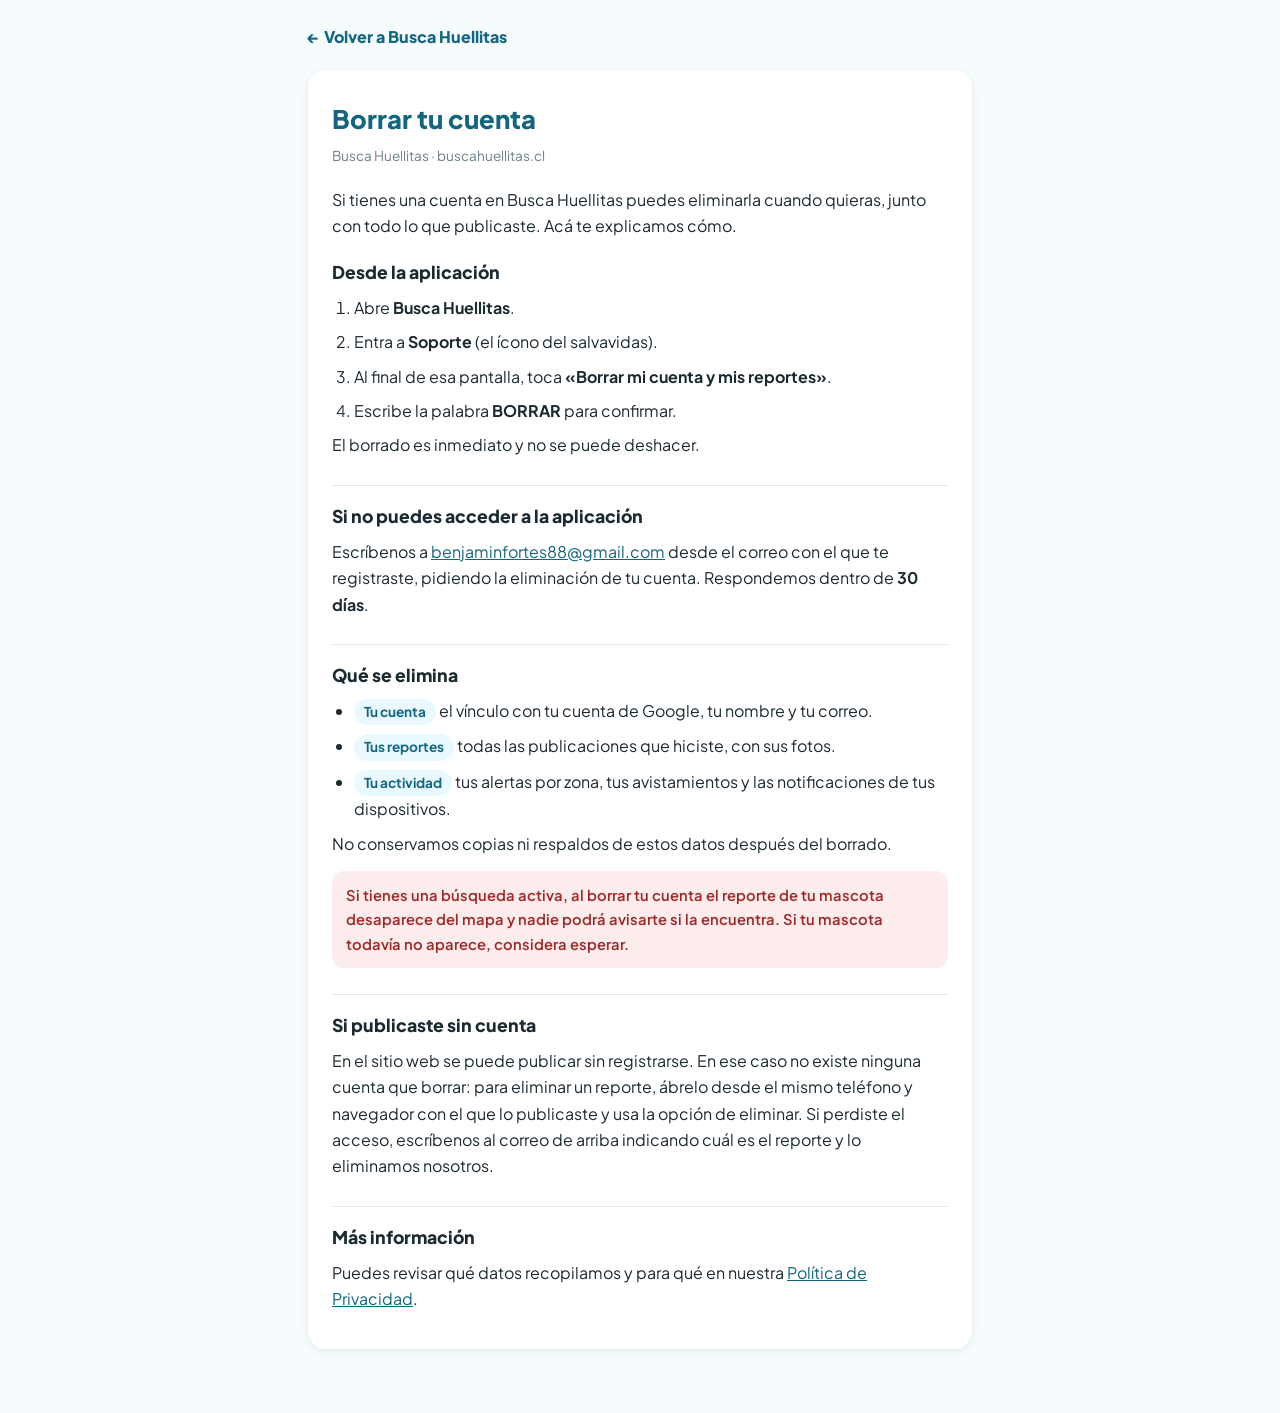
<file: borrar-cuenta.html>
<!DOCTYPE html>
<html lang="es-CL">
<head>
  <meta charset="UTF-8" />
  <meta name="viewport" content="width=device-width, initial-scale=1, viewport-fit=cover" />
  <meta name="theme-color" content="#1f95b8" />
  <title>Borrar tu cuenta · Busca Huellitas</title>
  <meta name="description" content="Cómo eliminar tu cuenta de Busca Huellitas y todos los datos asociados." />
  <link rel="canonical" href="https://buscahuellitas.cl/borrar-cuenta.html" />
  <link rel="icon" href="assets/icon.svg" type="image/svg+xml" />

  <link rel="preconnect" href="https://fonts.googleapis.com" />
  <link rel="preconnect" href="https://fonts.gstatic.com" crossorigin />
  <link href="https://fonts.googleapis.com/css2?family=Plus+Jakarta+Sans:wght@400;500;600;700;800&display=swap" rel="stylesheet" />

  <style>
    :root {
      --brand: #1f95b8; --brand-dark: #12667f; --brand-soft: #eaf9ff;
      --warm-bg: #F6FBFD; --surface: #FFFFFF; --ink: #1B2A31;
      --muted: #6B8189; --line: #DCEAF0; --peligro: #EF4444;
      --shadow-sm: 0 2px 8px rgba(16, 42, 52, .08); --radius: 18px;
    }
    * { box-sizing: border-box; margin: 0; padding: 0; }
    body {
      font-family: 'Plus Jakarta Sans', system-ui, sans-serif;
      color: var(--ink); background: var(--warm-bg); line-height: 1.65;
      -webkit-font-smoothing: antialiased;
    }
    .page { max-width: 700px; margin: 0 auto; padding: 24px 18px 64px; }
    .back {
      display: inline-flex; align-items: center; gap: 6px;
      color: var(--brand-dark); font-weight: 800; text-decoration: none; margin-bottom: 20px;
    }
    .back:hover { text-decoration: underline; }
    .card {
      background: var(--surface); border-radius: var(--radius);
      box-shadow: var(--shadow-sm); padding: 28px 24px;
    }
    h1 { font-size: 1.6rem; font-weight: 800; color: var(--brand-dark); margin-bottom: 4px; }
    .updated { color: var(--muted); font-size: .85rem; margin-bottom: 20px; }
    h2 {
      font-size: 1.1rem; font-weight: 800; margin: 26px 0 8px;
      padding-top: 16px; border-top: 1px solid var(--line);
    }
    h2:first-of-type { border-top: none; padding-top: 0; margin-top: 18px; }
    p, li { margin-bottom: 8px; }
    ol, ul { padding-left: 22px; }
    a { color: var(--brand-dark); }
    .aviso {
      background: #fdecec; color: #a12525; border-radius: 12px;
      padding: 12px 14px; font-weight: 600; font-size: .92rem; margin: 14px 0;
    }
    .pill {
      display: inline-block; background: var(--brand-soft); color: var(--brand-dark);
      border-radius: 999px; padding: 2px 10px; font-weight: 700; font-size: .85rem;
    }
  </style>
</head>
<body>
  <div class="page">
    <a class="back" href="index.html">← Volver a Busca Huellitas</a>

    <div class="card">
      <h1>Borrar tu cuenta</h1>
      <p class="updated">Busca Huellitas · buscahuellitas.cl</p>

      <p>Si tienes una cuenta en Busca Huellitas puedes eliminarla cuando quieras, junto con todo lo que publicaste. Acá te explicamos cómo.</p>

      <h2>Desde la aplicación</h2>
      <ol>
        <li>Abre <b>Busca Huellitas</b>.</li>
        <li>Entra a <b>Soporte</b> (el ícono del salvavidas).</li>
        <li>Al final de esa pantalla, toca <b>«Borrar mi cuenta y mis reportes»</b>.</li>
        <li>Escribe la palabra <b>BORRAR</b> para confirmar.</li>
      </ol>
      <p>El borrado es inmediato y no se puede deshacer.</p>

      <h2>Si no puedes acceder a la aplicación</h2>
      <p>Escríbenos a <a href="mailto:benjaminfortes88@gmail.com">benjaminfortes88@gmail.com</a> desde el correo con el que te registraste, pidiendo la eliminación de tu cuenta. Respondemos dentro de <b>30 días</b>.</p>

      <h2>Qué se elimina</h2>
      <ul>
        <li><span class="pill">Tu cuenta</span> el vínculo con tu cuenta de Google, tu nombre y tu correo.</li>
        <li><span class="pill">Tus reportes</span> todas las publicaciones que hiciste, con sus fotos.</li>
        <li><span class="pill">Tu actividad</span> tus alertas por zona, tus avistamientos y las notificaciones de tus dispositivos.</li>
      </ul>
      <p>No conservamos copias ni respaldos de estos datos después del borrado.</p>

      <div class="aviso">
        Si tienes una búsqueda activa, al borrar tu cuenta el reporte de tu mascota desaparece del mapa y nadie podrá avisarte si la encuentra. Si tu mascota todavía no aparece, considera esperar.
      </div>

      <h2>Si publicaste sin cuenta</h2>
      <p>En el sitio web se puede publicar sin registrarse. En ese caso no existe ninguna cuenta que borrar: para eliminar un reporte, ábrelo desde el mismo teléfono y navegador con el que lo publicaste y usa la opción de eliminar. Si perdiste el acceso, escríbenos al correo de arriba indicando cuál es el reporte y lo eliminamos nosotros.</p>

      <h2>Más información</h2>
      <p>Puedes revisar qué datos recopilamos y para qué en nuestra <a href="privacidad.html">Política de Privacidad</a>.</p>
    </div>
  </div>
</body>
</html>
</file>
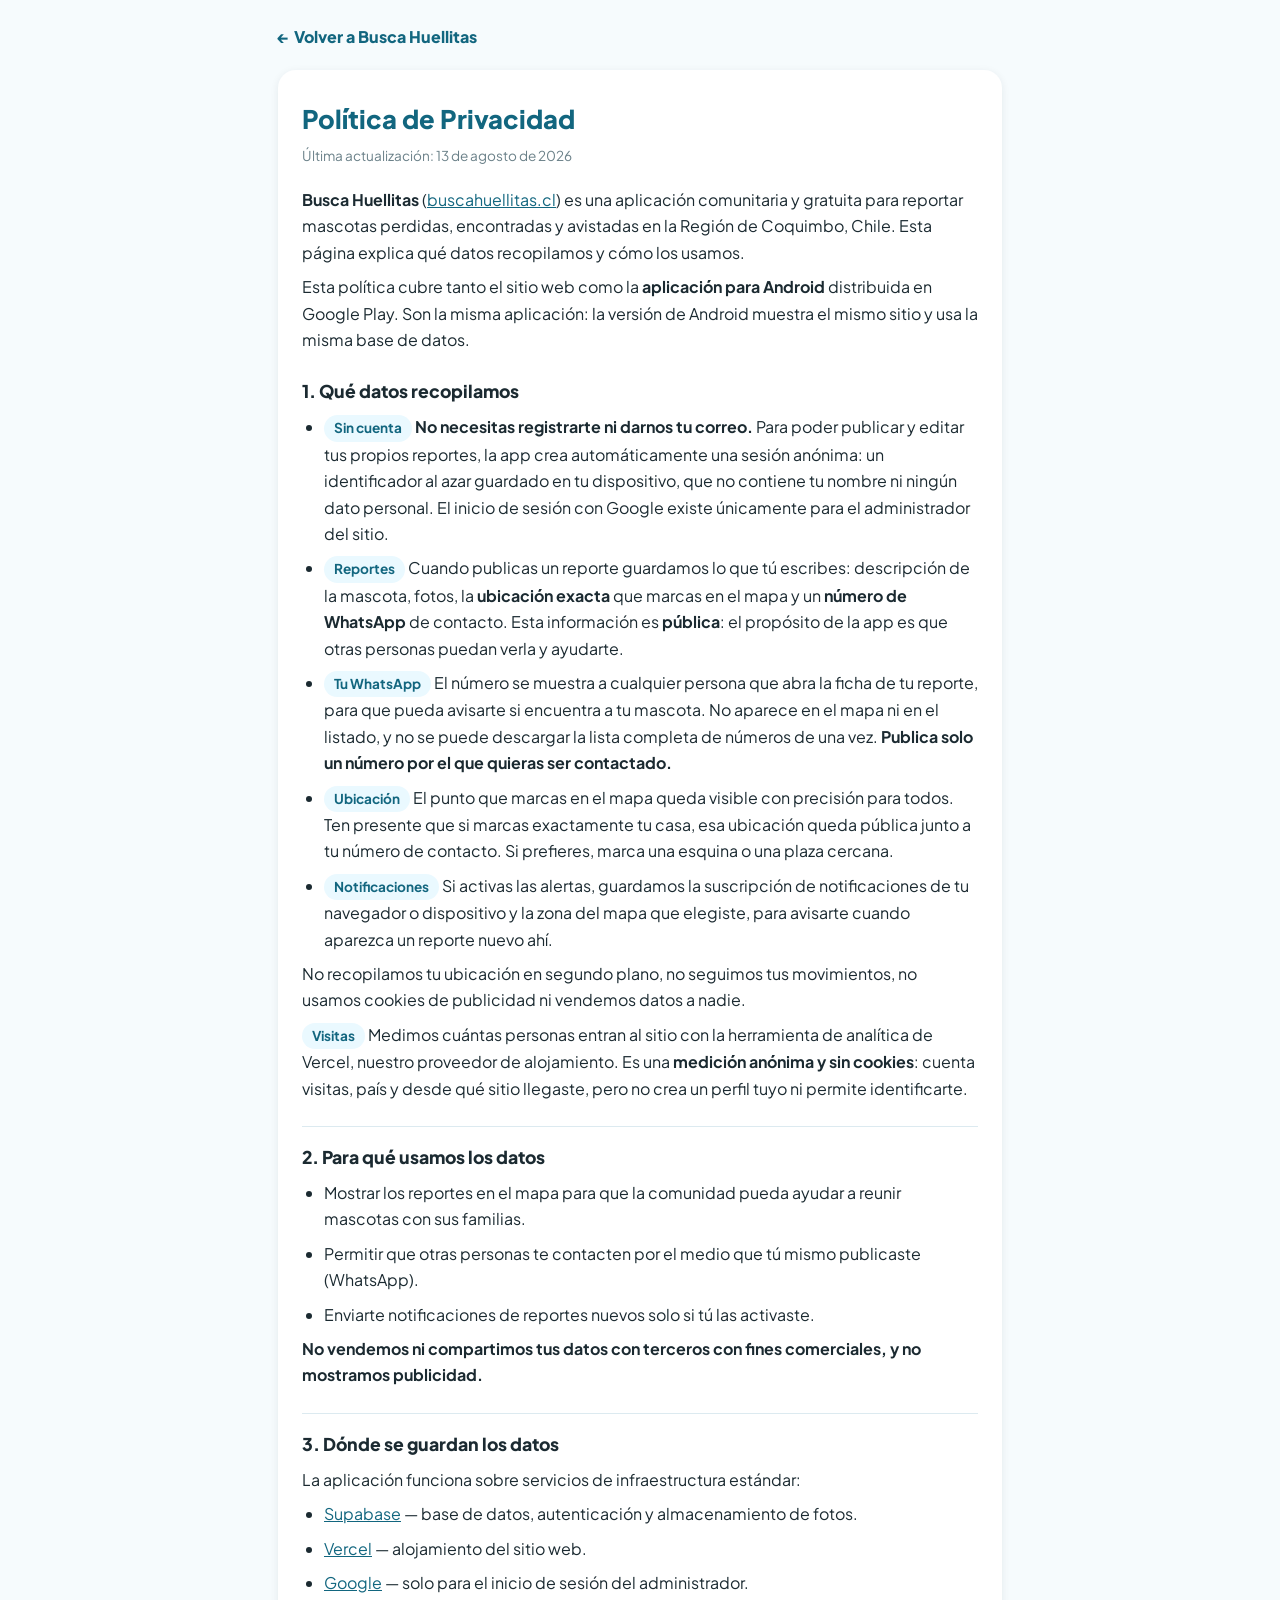
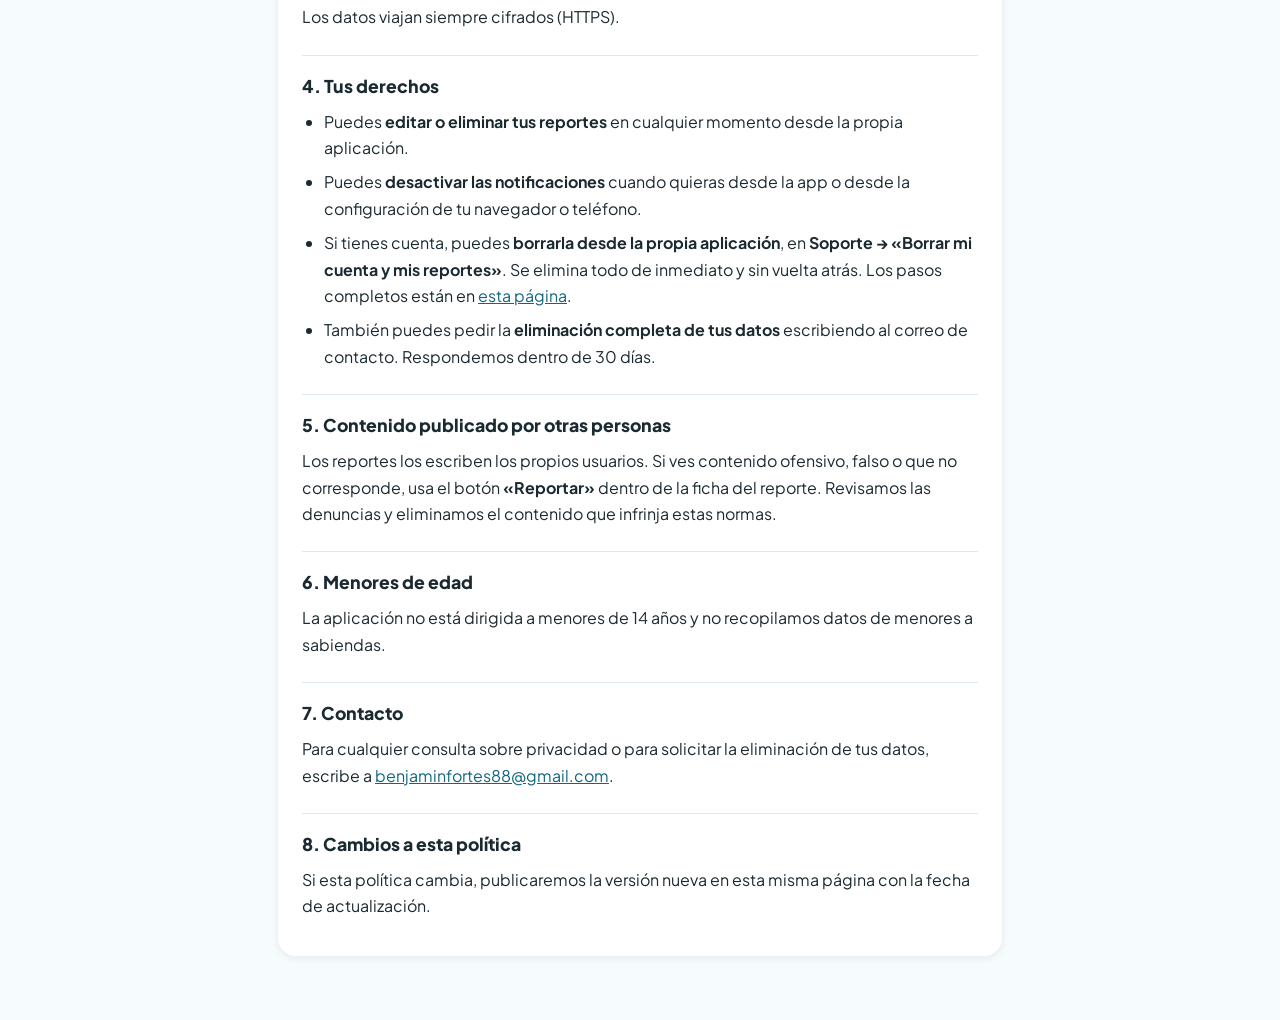
<file: privacidad.html>
<!DOCTYPE html>
<html lang="es-CL">
<head>
  <meta charset="UTF-8" />
  <meta name="viewport" content="width=device-width, initial-scale=1, viewport-fit=cover" />
  <meta name="theme-color" content="#1f95b8" />
  <title>Política de Privacidad · Busca Huellitas</title>
  <meta name="description" content="Política de privacidad de Busca Huellitas: qué datos recopilamos y cómo los usamos." />
  <link rel="canonical" href="https://buscahuellitas.cl/privacidad.html" />
  <link rel="icon" href="assets/icon.svg" type="image/svg+xml" />

  <link rel="preconnect" href="https://fonts.googleapis.com" />
  <link rel="preconnect" href="https://fonts.gstatic.com" crossorigin />
  <link href="https://fonts.googleapis.com/css2?family=Plus+Jakarta+Sans:wght@400;500;600;700;800&display=swap" rel="stylesheet" />

  <style>
    :root {
      --brand:      #1f95b8;
      --brand-dark: #12667f;
      --brand-soft: #eaf9ff;
      --warm-bg:    #F6FBFD;
      --surface:    #FFFFFF;
      --ink:        #1B2A31;
      --muted:      #6B8189;
      --line:       #DCEAF0;
      --shadow-sm:  0 2px 8px rgba(16, 42, 52, .08);
      --radius:     18px;
    }
    * { box-sizing: border-box; margin: 0; padding: 0; }
    body {
      font-family: 'Plus Jakarta Sans', system-ui, sans-serif;
      color: var(--ink);
      background: var(--warm-bg);
      -webkit-font-smoothing: antialiased;
      line-height: 1.65;
    }
    .page {
      max-width: 760px;
      margin: 0 auto;
      padding: 24px 18px 64px;
    }
    .back {
      display: inline-flex; align-items: center; gap: 6px;
      color: var(--brand-dark); font-weight: 800; text-decoration: none;
      margin-bottom: 20px;
    }
    .back:hover { text-decoration: underline; }
    .card {
      background: var(--surface);
      border-radius: var(--radius);
      box-shadow: var(--shadow-sm);
      padding: 28px 24px;
    }
    h1 {
      font-size: 1.6rem; font-weight: 800; color: var(--brand-dark);
      margin-bottom: 4px;
    }
    .updated { color: var(--muted); font-size: .85rem; margin-bottom: 20px; }
    h2 {
      font-size: 1.1rem; font-weight: 800; margin: 24px 0 8px;
      padding-top: 16px; border-top: 1px solid var(--line);
    }
    h2:first-of-type { border-top: none; padding-top: 0; }
    p, li { margin-bottom: 8px; }
    ul { padding-left: 22px; }
    a { color: var(--brand-dark); }
    .pill {
      display: inline-block; background: var(--brand-soft); color: var(--brand-dark);
      border-radius: 999px; padding: 2px 10px; font-weight: 700; font-size: .85rem;
    }
  </style>
</head>
<body>
  <div class="page">
    <a class="back" href="index.html">← Volver a Busca Huellitas</a>

    <div class="card">
      <h1>Política de Privacidad</h1>
      <p class="updated">Última actualización: 13 de agosto de 2026</p>

      <p><strong>Busca Huellitas</strong> (<a href="https://buscahuellitas.cl">buscahuellitas.cl</a>) es una aplicación comunitaria y gratuita para reportar mascotas perdidas, encontradas y avistadas en la Región de Coquimbo, Chile. Esta página explica qué datos recopilamos y cómo los usamos.</p>

      <p>Esta política cubre tanto el sitio web como la <strong>aplicación para Android</strong> distribuida en Google Play. Son la misma aplicación: la versión de Android muestra el mismo sitio y usa la misma base de datos.</p>

      <h2>1. Qué datos recopilamos</h2>
      <ul>
        <li><span class="pill">Sin cuenta</span> <strong>No necesitas registrarte ni darnos tu correo.</strong> Para poder publicar y editar tus propios reportes, la app crea automáticamente una sesión anónima: un identificador al azar guardado en tu dispositivo, que no contiene tu nombre ni ningún dato personal. El inicio de sesión con Google existe únicamente para el administrador del sitio.</li>
        <li><span class="pill">Reportes</span> Cuando publicas un reporte guardamos lo que tú escribes: descripción de la mascota, fotos, la <strong>ubicación exacta</strong> que marcas en el mapa y un <strong>número de WhatsApp</strong> de contacto. Esta información es <strong>pública</strong>: el propósito de la app es que otras personas puedan verla y ayudarte.</li>
        <li><span class="pill">Tu WhatsApp</span> El número se muestra a cualquier persona que abra la ficha de tu reporte, para que pueda avisarte si encuentra a tu mascota. No aparece en el mapa ni en el listado, y no se puede descargar la lista completa de números de una vez. <strong>Publica solo un número por el que quieras ser contactado.</strong></li>
        <li><span class="pill">Ubicación</span> El punto que marcas en el mapa queda visible con precisión para todos. Ten presente que si marcas exactamente tu casa, esa ubicación queda pública junto a tu número de contacto. Si prefieres, marca una esquina o una plaza cercana.</li>
        <li><span class="pill">Notificaciones</span> Si activas las alertas, guardamos la suscripción de notificaciones de tu navegador o dispositivo y la zona del mapa que elegiste, para avisarte cuando aparezca un reporte nuevo ahí.</li>
      </ul>
      <p>No recopilamos tu ubicación en segundo plano, no seguimos tus movimientos, no usamos cookies de publicidad ni vendemos datos a nadie.</p>

      <p><span class="pill">Visitas</span> Medimos cuántas personas entran al sitio con la herramienta de analítica de Vercel, nuestro proveedor de alojamiento. Es una <strong>medición anónima y sin cookies</strong>: cuenta visitas, país y desde qué sitio llegaste, pero no crea un perfil tuyo ni permite identificarte.</p>

      <h2>2. Para qué usamos los datos</h2>
      <ul>
        <li>Mostrar los reportes en el mapa para que la comunidad pueda ayudar a reunir mascotas con sus familias.</li>
        <li>Permitir que otras personas te contacten por el medio que tú mismo publicaste (WhatsApp).</li>
        <li>Enviarte notificaciones de reportes nuevos solo si tú las activaste.</li>
      </ul>
      <p><strong>No vendemos ni compartimos tus datos con terceros con fines comerciales, y no mostramos publicidad.</strong></p>

      <h2>3. Dónde se guardan los datos</h2>
      <p>La aplicación funciona sobre servicios de infraestructura estándar:</p>
      <ul>
        <li><a href="https://supabase.com" rel="noopener">Supabase</a> — base de datos, autenticación y almacenamiento de fotos.</li>
        <li><a href="https://vercel.com" rel="noopener">Vercel</a> — alojamiento del sitio web.</li>
        <li><a href="https://www.google.com" rel="noopener">Google</a> — solo para el inicio de sesión del administrador.</li>
      </ul>
      <p>Los datos viajan siempre cifrados (HTTPS).</p>

      <h2>4. Tus derechos</h2>
      <ul>
        <li>Puedes <strong>editar o eliminar tus reportes</strong> en cualquier momento desde la propia aplicación.</li>
        <li>Puedes <strong>desactivar las notificaciones</strong> cuando quieras desde la app o desde la configuración de tu navegador o teléfono.</li>
        <li>Si tienes cuenta, puedes <strong>borrarla desde la propia aplicación</strong>, en <strong>Soporte → «Borrar mi cuenta y mis reportes»</strong>. Se elimina todo de inmediato y sin vuelta atrás. Los pasos completos están en <a href="borrar-cuenta.html">esta página</a>.</li>
        <li>También puedes pedir la <strong>eliminación completa de tus datos</strong> escribiendo al correo de contacto. Respondemos dentro de 30 días.</li>
      </ul>

      <h2>5. Contenido publicado por otras personas</h2>
      <p>Los reportes los escriben los propios usuarios. Si ves contenido ofensivo, falso o que no corresponde, usa el botón <strong>«Reportar»</strong> dentro de la ficha del reporte. Revisamos las denuncias y eliminamos el contenido que infrinja estas normas.</p>

      <h2>6. Menores de edad</h2>
      <p>La aplicación no está dirigida a menores de 14 años y no recopilamos datos de menores a sabiendas.</p>

      <h2>7. Contacto</h2>
      <p>Para cualquier consulta sobre privacidad o para solicitar la eliminación de tus datos, escribe a <a href="mailto:benjaminfortes88@gmail.com">benjaminfortes88@gmail.com</a>.</p>

      <h2>8. Cambios a esta política</h2>
      <p>Si esta política cambia, publicaremos la versión nueva en esta misma página con la fecha de actualización.</p>
    </div>
  </div>
</body>
</html>
</file>
